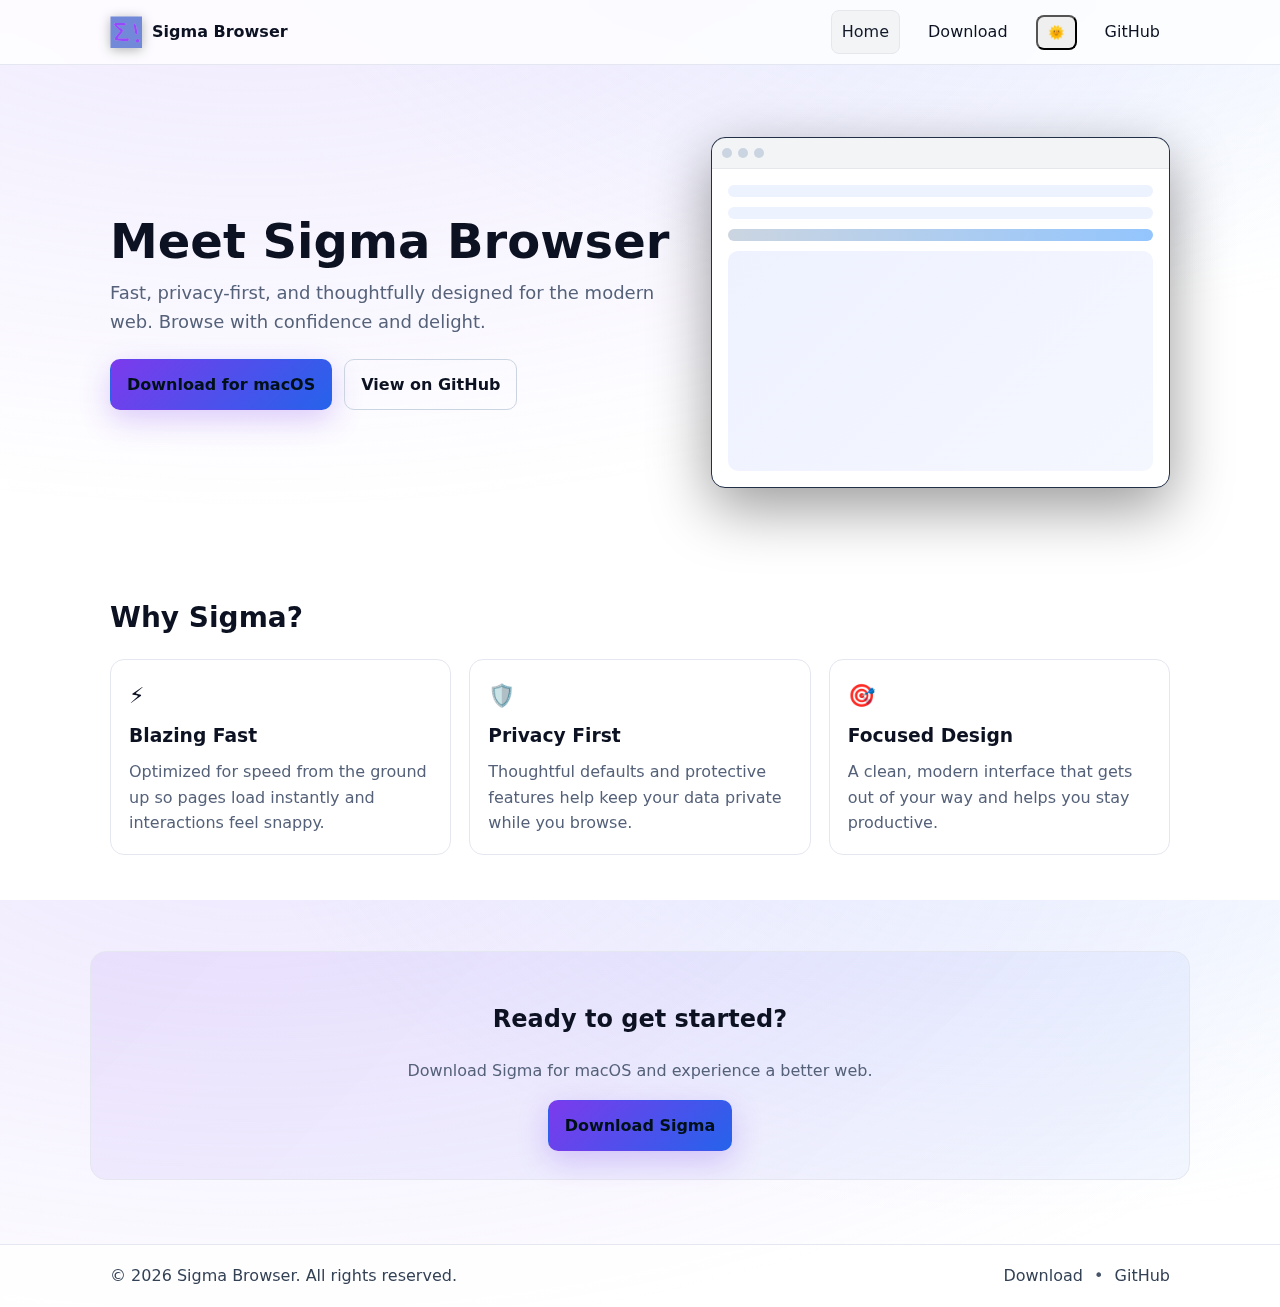
<file: index.html>
<!doctype html>
<html lang="en">
  <head>
    <meta charset="utf-8" />
    <meta name="viewport" content="width=device-width, initial-scale=1" />
    <title>Sigma Browser — Fast, Private, Modern</title>
    <meta name="description" content="Sigma Browser is a fast, privacy-first, and modern web browser. Download for macOS (Apple Silicon and Intel)." />
    <meta name="theme-color" content="#11162b" media="(prefers-color-scheme: dark)" />
    <meta name="theme-color" content="#ffffff" media="(prefers-color-scheme: light)" />

    <!-- Open Graph / Social -->
    <meta property="og:type" content="website" />
    <meta property="og:title" content="Sigma Browser — Fast, Private, Modern" />
    <meta property="og:description" content="Fast, privacy-first, and modern browsing. Download Sigma for macOS." />

    <link rel="icon" href="./assets/logo.svg" type="image/svg+xml" />
    <link rel="preload" href="./styles/main.css" as="style" />
    <link rel="stylesheet" href="./styles/main.css" />
  </head>
  <body>
    <a class="skip-link" href="#main">Skip to content</a>

    <header class="site-header" role="banner">
      <nav class="navbar container" aria-label="Main">
        <a class="brand" href="./index.html" aria-label="Sigma Browser Home">
          <img src="./assets/logo.svg" alt="Sigma Browser" width="32" height="32" />
          <span>Sigma Browser</span>
        </a>
        <button class="nav-toggle" aria-controls="nav-menu" aria-expanded="false" aria-label="Toggle navigation">
          <span class="bar"></span>
          <span class="bar"></span>
          <span class="bar"></span>
        </button>
        <div id="nav-menu" class="nav-links">
          <a class="nav-link active" href="./index.html">Home</a>
          <a class="nav-link" href="./download.html">Download</a>
          <button id="theme-toggle" class="nav-link theme-toggle" type="button" aria-pressed="false" title="Toggle light/dark theme">🌙</button>
          <a class="nav-link" href="https://github.com/DragonSenseiGuy/Sigma-Browser" rel="noopener noreferrer" target="_blank">GitHub</a>
        </div>
      </nav>
    </header>

    <main id="main">
      <section class="hero">
        <div class="container hero-inner">
          <div class="hero-copy">
            <h1>Meet Sigma Browser</h1>
            <p>Fast, privacy-first, and thoughtfully designed for the modern web. Browse with confidence and delight.</p>
            <div class="cta-row">
              <a class="btn btn-primary" href="./download.html">Download for macOS</a>
              <a class="btn btn-ghost" href="https://github.com/DragonSenseiGuy/Sigma-Browser" target="_blank" rel="noopener noreferrer">View on GitHub</a>
            </div>
          </div>
          <div class="hero-art">
            <div class="browser-shape" aria-hidden="true">
              <div class="browser-bar">
                <span class="dot"></span>
                <span class="dot"></span>
                <span class="dot"></span>
              </div>
              <div class="browser-body">
                <div class="tab"></div>
                <div class="tab"></div>
                <div class="tab active"></div>
                <div class="page"></div>
              </div>
            </div>
          </div>
        </div>
      </section>

      <section class="features">
        <div class="container">
          <h2 class="section-title">Why Sigma?</h2>
          <div class="feature-grid">
            <article class="feature-card">
              <div class="icon speed" aria-hidden="true">⚡</div>
              <h3>Blazing Fast</h3>
              <p>Optimized for speed from the ground up so pages load instantly and interactions feel snappy.</p>
            </article>
            <article class="feature-card">
              <div class="icon privacy" aria-hidden="true">🛡️</div>
              <h3>Privacy First</h3>
              <p>Thoughtful defaults and protective features help keep your data private while you browse.</p>
            </article>
            <article class="feature-card">
              <div class="icon focus" aria-hidden="true">🎯</div>
              <h3>Focused Design</h3>
              <p>A clean, modern interface that gets out of your way and helps you stay productive.</p>
            </article>
          </div>
        </div>
      </section>

      <section class="cta">
        <div class="container cta-inner">
          <h2>Ready to get started?</h2>
          <p>Download Sigma for macOS and experience a better web.</p>
          <a class="btn btn-primary" href="./download.html">Download Sigma</a>
        </div>
      </section>
    </main>

    <footer class="site-footer">
      <div class="container footer-inner">
        <p>© <span id="year"></span> Sigma Browser. All rights reserved.</p>
        <div class="footer-links">
          <a href="./download.html">Download</a>
          <span aria-hidden="true">•</span>
          <a href="https://github.com" target="_blank" rel="noopener noreferrer">GitHub</a>
        </div>
      </div>
    </footer>

    <script src="./scripts/main.js" defer></script>
  </body>
</html>
</file>
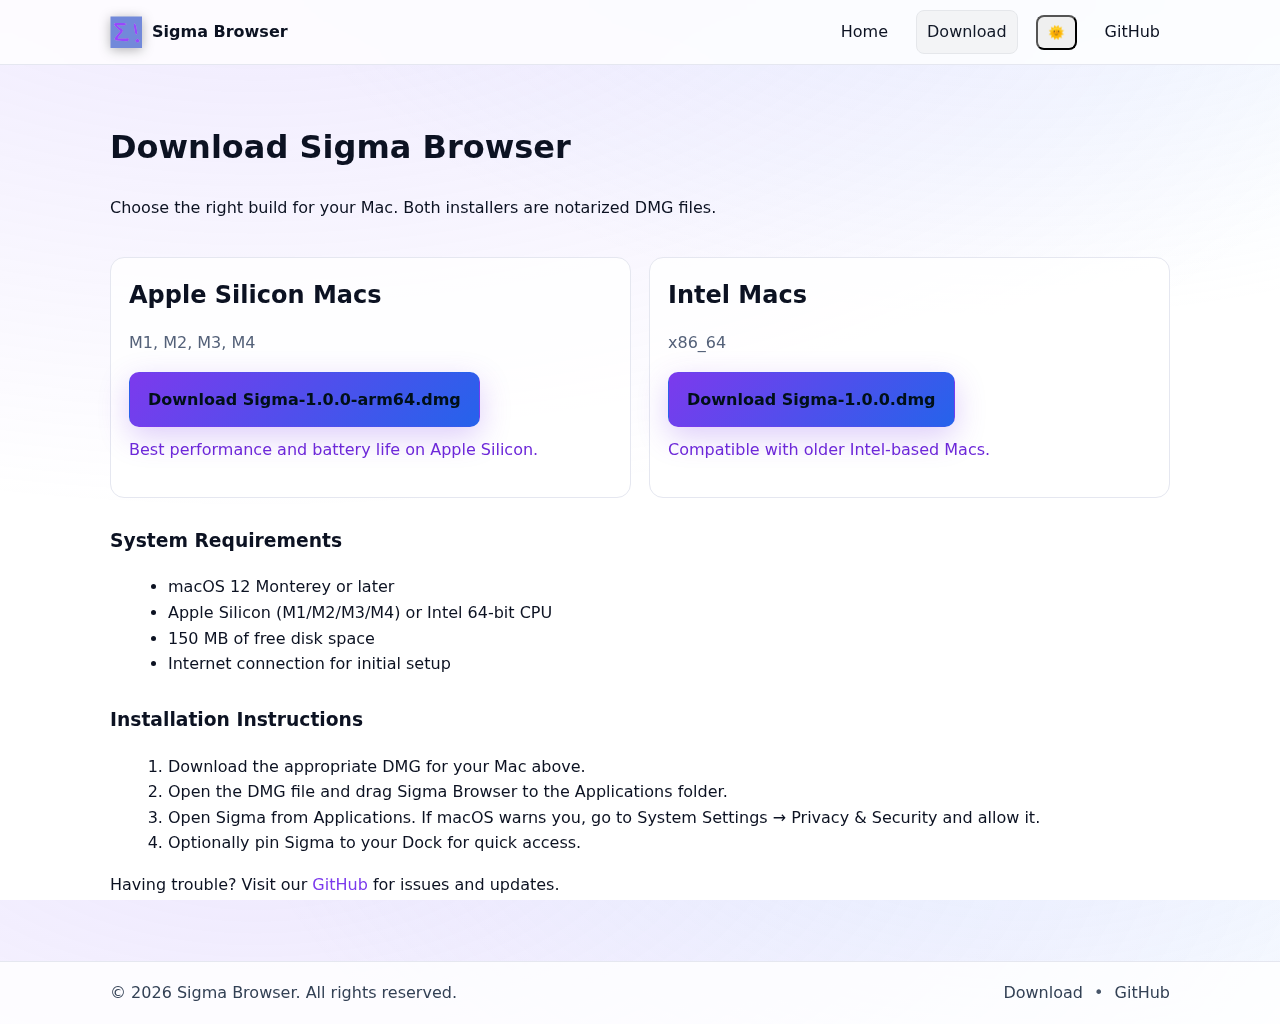
<file: download.html>
<!doctype html>
<html lang="en">
  <head>
    <meta charset="utf-8" />
    <meta name="viewport" content="width=device-width, initial-scale=1" />
    <title>Download Sigma Browser</title>
    <meta name="description" content="Download Sigma Browser for macOS. Apple Silicon (M1/M2/M3/M4) and Intel builds available.">
    <meta name="theme-color" content="#11162b" media="(prefers-color-scheme: dark)" />
    <meta name="theme-color" content="#ffffff" media="(prefers-color-scheme: light)" />

    <link rel="icon" href="./assets/logo.svg" type="image/svg+xml" />
    <link rel="preload" href="./styles/main.css" as="style" />
    <link rel="stylesheet" href="./styles/main.css" />
  </head>
  <body>
    <a class="skip-link" href="#main">Skip to content</a>

    <header class="site-header" role="banner">
      <nav class="navbar container" aria-label="Main">
        <a class="brand" href="./index.html" aria-label="Sigma Browser Home">
          <img src="./assets/logo.svg" alt="Sigma Browser" width="32" height="32" />
          <span>Sigma Browser</span>
        </a>
        <button class="nav-toggle" aria-controls="nav-menu" aria-expanded="false" aria-label="Toggle navigation">
          <span class="bar"></span>
          <span class="bar"></span>
          <span class="bar"></span>
        </button>
        <div id="nav-menu" class="nav-links">
          <a class="nav-link" href="./index.html">Home</a>
          <a class="nav-link active" href="./download.html">Download</a>
          <button id="theme-toggle" class="nav-link theme-toggle" type="button" aria-pressed="false" title="Toggle light/dark theme">🌙</button>
          <a class="nav-link" href="https://github.com/DragonSenseiGuy/Sigma-Browser" rel="noopener noreferrer" target="_blank">GitHub</a>
        </div>
      </nav>
    </header>

    <main id="main" class="download-page">
      <section class="download-hero">
        <div class="container">
          <h1>Download Sigma Browser</h1>
          <p class="lead">Choose the right build for your Mac. Both installers are notarized DMG files.</p>
        </div>
      </section>

      <section class="downloads">
        <div class="container">
          <div class="download-grid">
            <article class="download-card">
              <h2>Apple Silicon Macs</h2>
              <p class="muted">M1, M2, M3, M4</p>
              <a class="btn btn-primary btn-lg" href="./releases/Sigma-1.0.0-arm64.dmg" download>
                Download Sigma-1.0.0-arm64.dmg
              </a>
              <p class="hint">Best performance and battery life on Apple Silicon.</p>
            </article>

            <article class="download-card">
              <h2>Intel Macs</h2>
              <p class="muted">x86_64</p>
              <a class="btn btn-primary btn-lg" href="./releases/Sigma-1.0.0.dmg" download>
                Download Sigma-1.0.0.dmg
              </a>
              <p class="hint">Compatible with older Intel-based Macs.</p>
            </article>
          </div>

          <div class="sysreq">
            <h3>System Requirements</h3>
            <ul>
              <li>macOS 12 Monterey or later</li>
              <li>Apple Silicon (M1/M2/M3/M4) or Intel 64-bit CPU</li>
              <li>150 MB of free disk space</li>
              <li>Internet connection for initial setup</li>
            </ul>
          </div>

          <div class="instructions">
            <h3>Installation Instructions</h3>
            <ol>
              <li>Download the appropriate DMG for your Mac above.</li>
              <li>Open the DMG file and drag Sigma Browser to the Applications folder.</li>
              <li>Open Sigma from Applications. If macOS warns you, go to System Settings → Privacy & Security and allow it.</li>
              <li>Optionally pin Sigma to your Dock for quick access.</li>
            </ol>
          </div>

          <div class="help">
            <p>Having trouble? Visit our <a href="https://github.com/DragonSenseiGuy/Sigma-Browser" target="_blank" rel="noopener">GitHub</a> for issues and updates.</p>
          </div>
        </div>
      </section>
    </main>

    <footer class="site-footer">
      <div class="container footer-inner">
        <p>© <span id="year"></span> Sigma Browser. All rights reserved.</p>
        <div class="footer-links">
          <a href="./download.html">Download</a>
          <span aria-hidden="true">•</span>
          <a href="https://github.com/DragonSenseiGuy/Sigma-Browser" target="_blank" rel="noopener noreferrer">GitHub</a>
        </div>
      </div>
    </footer>

    <script src="./scripts/main.js" defer></script>
  </body>
</html>
</file>
<file: styles/main.css>
/* Root variables and resets */
/* Themeable color tokens. Default = dark. Light mode overrides below. */
:root{
  --bg: #0b0f1f;
  --bg-elev: #11162b;
  --text: #e6e7f0;
  --muted: #a5b4c6;
  --accent: #8b5cf6; /* purple */
  --accent-2:#60a5fa; /* blue */
  --border: #232a3d;
  --success:#10b981;
}
*{box-sizing:border-box}
html,body{margin:0;padding:0;height:100%;}
body{
  font-family: ui-sans-serif, system-ui, -apple-system, Segoe UI, Roboto, Helvetica, Arial, "Apple Color Emoji", "Segoe UI Emoji";
  background: radial-gradient(1200px 600px at 20% -10%, #7c3aed66, transparent),
              radial-gradient(800px 500px at 80% -20%, #2563eb66, transparent),
              var(--bg);
  color:var(--text);
  line-height:1.6;
}
img{max-width:100%;display:block}
a{color:var(--accent);text-decoration:none}
a:hover{text-decoration:underline}
.container{max-width:1100px;margin:0 auto;padding:0 20px}
.skip-link{position:absolute;left:-9999px}
.skip-link:focus{left:12px;top:12px;background:#111827;color:#fff;padding:8px 12px;border-radius:6px}

/* Navbar */
.site-header{position:sticky;top:0;z-index:50;background:rgba(11,18,32,0.8);backdrop-filter:saturate(180%) blur(16px);border-bottom:1px solid var(--border)}
.navbar{display:flex;align-items:center;justify-content:space-between;height:64px}
.brand{display:flex;align-items:center;gap:10px;font-weight:700;color:#fff}
.brand img{filter:drop-shadow(0 2px 6px rgba(0,0,0,.3))}
.nav-links{display:flex;align-items:center;gap:18px}
.nav-link{color:#e5e7eb;padding:8px 10px;border-radius:8px}
.nav-link:hover{background:#111827}
.nav-link.active{color:#fff;background:#0b1220;border:1px solid #1f2937}
.nav-toggle{display:none;background:transparent;border:0;color:#fff}
.nav-toggle .bar{display:block;width:22px;height:2px;background:#e5e7eb;margin:5px 0;border-radius:2px}

/* Hero */
.hero{padding:72px 0}
.hero-inner{display:grid;grid-template-columns:1.1fr .9fr;gap:40px;align-items:center}
.hero-copy h1{font-size:48px;line-height:1.1;margin:0 0 12px}
.hero-copy p{font-size:18px;color:var(--muted);margin:0 0 22px}
.cta-row{display:flex;gap:12px;flex-wrap:wrap}

/* Buttons */
.btn{display:inline-flex;align-items:center;justify-content:center;border-radius:10px;padding:12px 16px;font-weight:600;border:1px solid transparent;transition:transform .06s ease, box-shadow .2s ease}
.btn:hover{transform:translateY(-1px)}
.btn-primary{background:linear-gradient(135deg, var(--accent), var(--accent-2));color:#001018;box-shadow:0 10px 30px rgba(124,58,237,.25)}
.btn-ghost{color:#e5e7eb;background:transparent;border-color:#263244}
.btn-lg{padding:14px 18px;font-size:16px}

/* Browser art */
.browser-shape{border-radius:14px;border:1px solid #223047;background:var(--bg);box-shadow:inset 0 1px 0 #1b2637, 0 20px 60px rgba(0,0,0,.4)}
.browser-bar{display:flex;gap:6px;padding:10px;border-bottom:1px solid #1b2436;background:#0e1628;border-radius:14px 14px 0 0}
.browser-bar .dot{width:10px;height:10px;border-radius:50%;background:#374151;display:inline-block}
.browser-body{padding:16px}
.browser-body .tab{height:12px;border-radius:6px;background:#111b2d;margin-bottom:10px}
.browser-body .tab.active{background:linear-gradient(90deg,#374151,#1f2937)}
.browser-body .page{height:220px;border-radius:10px;background:linear-gradient(135deg, #101336, #0b1b3a)}

/* Features */
.features{padding:36px 0 64px}
.section-title{font-size:28px;margin:0 0 18px}
.feature-grid{display:grid;grid-template-columns:repeat(3,1fr);gap:18px}
.feature-card{border:1px solid var(--border);background:rgba(8,13,25,.6);border-radius:14px;padding:18px}
.feature-card .icon{font-size:22px}
.feature-card h3{margin:8px 0}
.feature-card p{color:var(--muted);margin:0}

/* CTA */
.cta{padding:32px 0 64px}
.cta-inner{border:1px solid var(--border);background:linear-gradient(135deg, rgba(124,58,237,.08), rgba(59,130,246,.06));border-radius:16px;padding:28px;text-align:center}
.cta-inner p{color:var(--muted)}

/* Footer */
.site-footer{border-top:1px solid var(--border);padding:18px 0;background:rgba(8,13,25,.6)}
.footer-inner{display:flex;align-items:center;justify-content:space-between;gap:12px;flex-wrap:wrap}
.footer-inner p{margin:0;color:#cbd5e1}
.footer-links a{color:#cbd5e1}
.footer-links span{color:#475569;margin:0 6px}

/* Download Page */
.download-hero{padding:36px 0 8px}
.downloads{padding:12px 0 48px}
.download-grid{display:grid;grid-template-columns:repeat(2,1fr);gap:18px}
.download-card{border:1px solid var(--border);background:rgba(8,13,25,.6);border-radius:14px;padding:18px}
.download-card h2{margin:0 0 6px}
.muted{color:var(--muted)}
.hint{color:#c4b5fd;margin-top:10px}
.sysreq,.instructions{margin-top:28px}
.sysreq ul{margin:8px 0 0 18px}
.instructions ol{margin:8px 0 0 18px}

/* Responsive */
@media (max-width: 900px){
  .hero-inner{grid-template-columns:1fr;gap:24px}
  .feature-grid{grid-template-columns:1fr}
  .download-grid{grid-template-columns:1fr}
}
@media (max-width: 720px){
  .nav-toggle{display:block}
  .nav-links{position:absolute;right:20px;top:64px;background:var(--bg);border:1px solid var(--border);border-radius:12px;flex-direction:column;align-items:stretch;min-width:200px;padding:8px;display:none}
  .nav-links.open{display:flex}
  .nav-link{padding:10px 12px}
}

/* Light mode overrides */
:root.light, .light :root{ /* class-based toggle */
  --bg: #ffffff;
  --bg-elev: #f7f8fb;
  --text: #0c1222;
  --muted: #546179;
  --accent: #7c3aed; /* purple */
  --accent-2:#2563eb; /* blue */
  --border: #e5e7f0;
}

.light body{
  background: radial-gradient(1200px 600px at 20% -10%, #a78bfa33, transparent),
              radial-gradient(800px 500px at 80% -20%, #93c5fd33, transparent),
              var(--bg);
  color: var(--text);
}
.light .site-header{background:rgba(255,255,255,0.8);border-bottom-color:var(--border)}
.light .nav-link{color:#0c1222}
.light .nav-link:hover{background:#eef2ff}
.light .nav-link.active{background:#f3f4f6;border-color:#e5e7eb;color:#111827}
.light .browser-shape{background:var(--bg)}
.light .browser-bar{background:#f3f4f6;border-bottom-color:#e5e7eb}
.light .browser-bar .dot{background:#cbd5e1}
.light .browser-body .tab{background:#edf2ff}
.light .browser-body .tab.active{background:linear-gradient(90deg,#cbd5e1,#93c5fd)}
.light .browser-body .page{background:linear-gradient(135deg, #eef2ff, #f5f7ff)}
.light .feature-card{background:#ffffffcc;border-color:#e5e7f0}
.light .cta-inner{background:linear-gradient(135deg, rgba(124,58,237,.08), rgba(59,130,246,.06))}
.light .site-footer{background:#ffffffcc;border-top-color:var(--border)}
.light .footer-inner p, .light .footer-links a{color:#334155}
.light .hint{color:#6d28d9}


/* Additional light-mode contrast fixes */
.light .brand{ color:#0c1222 }
.light .btn-ghost{ color:#0c1222; border-color:#cbd5e1 }
.light .btn-ghost:hover{ background:#f3f4f6 }
.light .nav-toggle .bar{ background:#334155 }

.light .download-card{ background:#ffffffcc; border-color:#e5e7f0 }
.light .download-card h2{ color:#0c1222 }
.light .download-card .muted{ color:var(--muted) }
.light .download-card .hint{ color:#6d28d9 }
</file>
